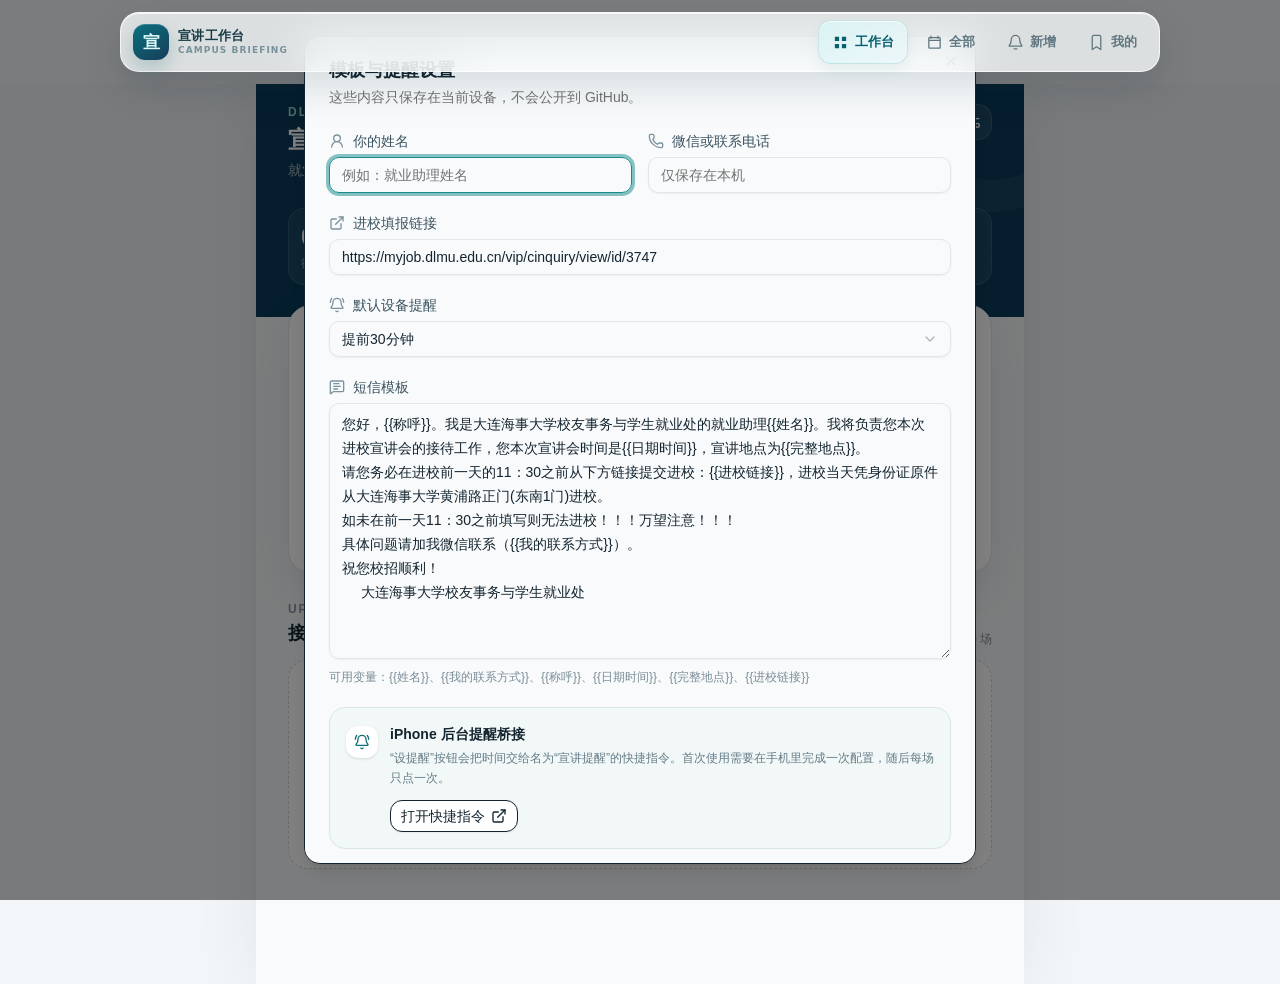
<file: index.html>
<!doctype html>
<html lang="zh-CN">
  <head>
    <meta charset="UTF-8" />
    <meta name="viewport" content="width=device-width, initial-scale=1, viewport-fit=cover" />
    <meta name="theme-color" content="#0b3b5a" />
    <meta name="description" content="大连海事大学就业宣讲接待、短信与设备提醒工作台" />
    <meta name="apple-mobile-web-app-capable" content="yes" />
    <meta name="apple-mobile-web-app-status-bar-style" content="black-translucent" />
    <meta name="apple-mobile-web-app-title" content="宣讲工作台" />
    <link rel="manifest" href="./manifest.webmanifest" />
    <link rel="icon" href="./favicon.svg" type="image/svg+xml" />
    <link rel="apple-touch-icon" href="./favicon.svg" />
    <link rel="stylesheet" href="./workbench-nav.css" />
    <title>宣讲工作台</title>
    <script type="module" crossorigin src="./assets/index-d9rsJNac.js"></script>
    <link rel="stylesheet" crossorigin href="./assets/index-Cl4_eDag.css">
  </head>
  <body>
    <div id="root"></div>
    <script src="./workbench-autofill.js" defer></script>
    <script src="./workbench-nav.js" defer></script>
  </body>
</html>
</file>
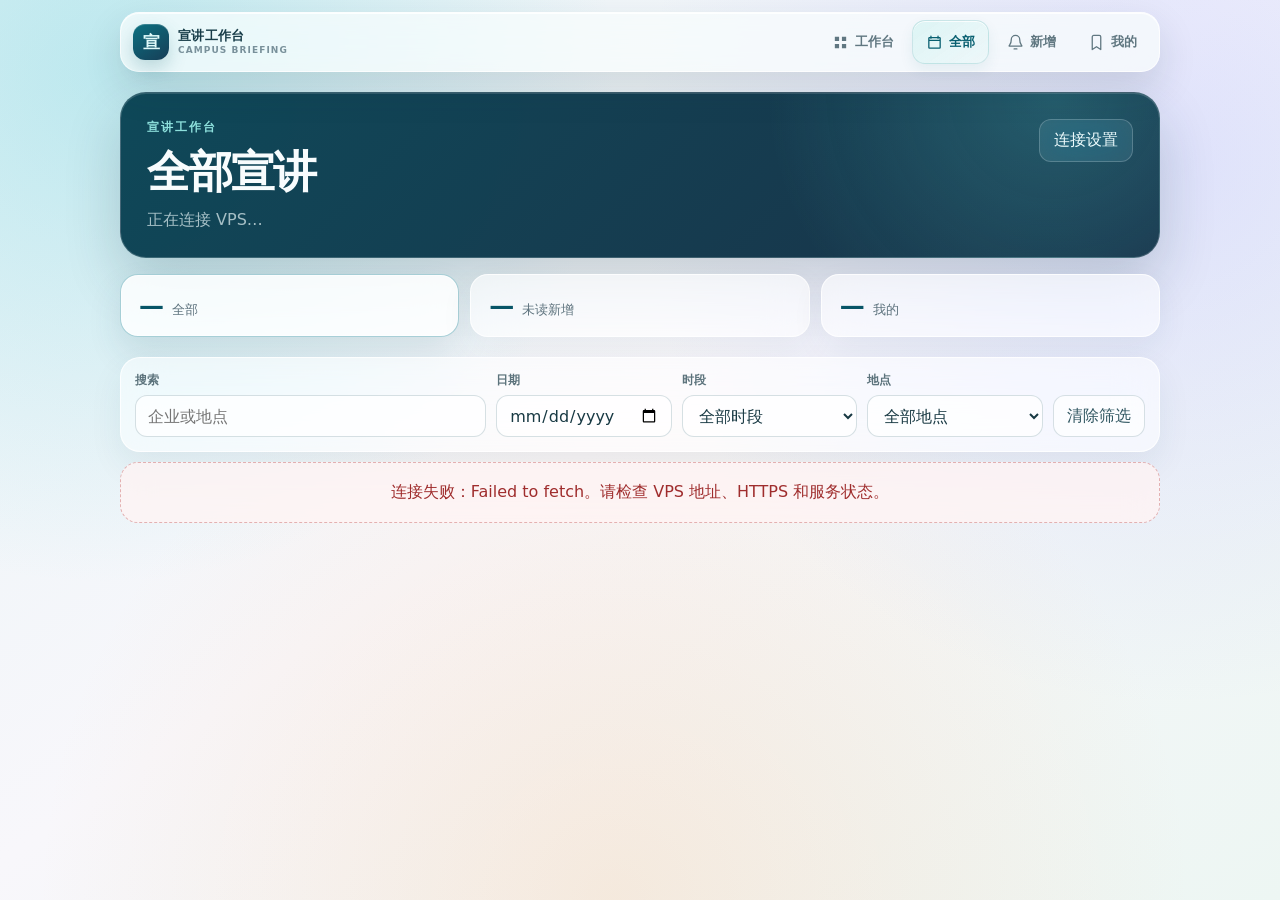
<file: events.html>
<!doctype html>
<html lang="zh-CN">
  <head>
    <meta charset="UTF-8" />
    <meta name="viewport" content="width=device-width, initial-scale=1, viewport-fit=cover" />
    <meta name="theme-color" content="#0b3b5a" />
    <meta name="description" content="宣讲工作台自动同步列表" />
    <link rel="icon" href="./favicon.svg" type="image/svg+xml" />
    <link rel="stylesheet" href="./events.css" />
    <link rel="stylesheet" href="./workbench-nav.css" />
    <title>宣讲列表 · 宣讲工作台</title>
  </head>
  <body>
    <main class="page-shell">
      <header class="hero">
        <div>
          <p class="eyebrow">宣讲工作台</p>
          <h1 id="page-title">全部宣讲</h1>
          <p id="sync-summary" class="muted">正在连接 VPS…</p>
        </div>
        <button id="settings-button" class="secondary-button" type="button">连接设置</button>
      </header>

      <section id="settings-panel" class="settings-panel" hidden>
        <label for="api-url">VPS API 地址（必须是 HTTPS）</label>
        <div class="settings-row">
          <input id="api-url" type="url" placeholder="https://briefing-api.example.com" autocomplete="url" />
          <button id="save-settings" type="button">保存并连接</button>
        </div>
        <label class="setting-toggle" for="notification-toggle">
          <span>
            <strong>新增企业通知</strong>
            <small>页面打开时发现新宣讲，就发送浏览器通知</small>
          </span>
          <input id="notification-toggle" type="checkbox" />
        </label>
        <p class="hint">只需在每台设备首次使用时设置一次。</p>
      </section>

      <section class="stats" aria-label="宣讲数量">
        <a href="./events.html?view=all"><span id="count-all">—</span><small>全部</small></a>
        <a href="./events.html?view=new"><span id="count-new">—</span><small>未读新增</small></a>
        <a href="./events.html?view=mine"><span id="count-mine">—</span><small>我的</small></a>
      </section>

      <section class="filter-panel" aria-label="筛选宣讲">
        <label class="search-field" for="keyword-filter">
          <span>搜索</span>
          <input id="keyword-filter" type="search" placeholder="企业或地点" autocomplete="off" />
        </label>
        <label for="date-filter">
          <span>日期</span>
          <input id="date-filter" type="date" />
        </label>
        <label for="time-filter">
          <span>时段</span>
          <select id="time-filter">
            <option value="">全部时段</option>
            <option value="morning">上午</option>
            <option value="afternoon">下午</option>
            <option value="evening">晚上</option>
          </select>
        </label>
        <label for="location-filter">
          <span>地点</span>
          <select id="location-filter">
            <option value="">全部地点</option>
          </select>
        </label>
        <button id="reset-filters" class="filter-reset" type="button">清除筛选</button>
      </section>
      <p id="filter-summary" class="filter-summary" hidden></p>

      <div id="message" class="message" role="status">正在加载…</div>
      <section id="event-list" class="event-list" aria-live="polite"></section>
    </main>

    <script src="./events.js" defer></script>
    <script src="./workbench-nav.js" defer></script>
  </body>
</html>
</file>
<file: workbench-nav.css>
.workbench-quick-nav {
  position: fixed;
  z-index: 9999;
  top: 12px;
  left: 50%;
  transform: translateX(-50%);
  display: flex;
  align-items: center;
  justify-content: space-between;
  width: min(1040px, calc(100vw - 28px));
  min-height: 60px;
  padding: 7px 8px 7px 12px;
  border: 1px solid rgba(255, 255, 255, .72);
  border-radius: 19px;
  color: #183b48;
  background: rgba(248, 252, 252, .78);
  box-shadow: 0 16px 38px rgba(17, 53, 67, .14), inset 0 1px 0 rgba(255, 255, 255, .76);
  backdrop-filter: blur(22px) saturate(160%);
  -webkit-backdrop-filter: blur(22px) saturate(160%);
  font: 650 13px/1.2 Inter, system-ui, -apple-system, "PingFang SC", sans-serif;
}

.workbench-nav-brand {
  display: flex;
  align-items: center;
  gap: 9px;
  color: #173c48;
  text-decoration: none;
}

.workbench-nav-brand .brand-mark {
  display: grid;
  place-items: center;
  width: 36px;
  height: 36px;
  border-radius: 12px;
  color: #dffafa;
  background: linear-gradient(145deg, #0b7181, #173e57);
  box-shadow: 0 8px 18px rgba(10, 88, 104, .21), inset 0 1px 0 rgba(255,255,255,.18);
  font-size: 17px;
  font-weight: 850;
}

.workbench-nav-brand > span:last-child { display: grid; gap: 2px; }
.workbench-nav-brand strong { font-size: 13px; letter-spacing: .02em; }
.workbench-nav-brand small { color: #78909a; font-size: 9px; font-weight: 700; letter-spacing: .12em; text-transform: uppercase; }

.workbench-nav-items { display: flex; align-items: center; gap: 4px; }
.workbench-nav-items a {
  display: flex;
  align-items: center;
  gap: 6px;
  min-height: 44px;
  padding: 0 13px;
  border: 1px solid transparent;
  border-radius: 13px;
  color: #607781;
  text-decoration: none;
  white-space: nowrap;
  transition: color .18s ease, background .18s ease, border-color .18s ease, transform .18s ease;
}

.workbench-nav-items svg {
  width: 17px;
  height: 17px;
  fill: none;
  stroke: currentColor;
  stroke-width: 1.8;
  stroke-linecap: round;
  stroke-linejoin: round;
}

.workbench-nav-items a:first-child svg { fill: currentColor; stroke: none; }
.workbench-nav-items a:hover { color: #075f70; background: rgba(221, 243, 244, .64); }
.workbench-nav-items a[aria-current="page"] {
  color: #075f70;
  border-color: rgba(31, 135, 145, .16);
  background: linear-gradient(145deg, rgba(218, 244, 244, .92), rgba(236, 246, 249, .82));
  box-shadow: inset 0 1px 0 rgba(255,255,255,.75), 0 6px 14px rgba(31, 99, 111, .08);
}

body.has-workbench-quick-nav:not(.workbench-events-page) { padding-top: 84px !important; }

/* 只做统一的圆角和触感，不改原工作台的数据逻辑。 */
body.has-workbench-quick-nav #root button,
body.has-workbench-quick-nav #root input,
body.has-workbench-quick-nav #root textarea { border-radius: 14px; }
body.has-workbench-quick-nav #root button { transition: transform .18s ease, box-shadow .18s ease, opacity .18s ease; }
body.has-workbench-quick-nav #root button:hover { transform: translateY(-1px); }

@media (max-width: 640px) {
  .workbench-quick-nav {
    top: auto;
    bottom: max(8px, env(safe-area-inset-bottom));
    width: calc(100vw - 16px);
    min-height: 68px;
    padding: 6px;
    border-radius: 21px;
    background: rgba(248, 252, 252, .88);
  }

  .workbench-nav-brand { display: none; }
  .workbench-nav-items { display: grid; grid-template-columns: repeat(4, 1fr); width: 100%; gap: 3px; }
  .workbench-nav-items a {
    flex-direction: column;
    justify-content: center;
    gap: 3px;
    min-width: 0;
    min-height: 54px;
    padding: 4px 2px;
    border-radius: 16px;
    font-size: 11px;
  }
  .workbench-nav-items svg { width: 19px; height: 19px; }
  body.has-workbench-quick-nav,
  body.has-workbench-quick-nav:not(.workbench-events-page) {
    padding-top: 0 !important;
    padding-bottom: calc(88px + env(safe-area-inset-bottom)) !important;
  }
}

@media (prefers-reduced-motion: reduce) {
  .workbench-nav-items a,
  body.has-workbench-quick-nav #root button { transition: none; }
}
</file>
<file: events.css>
:root {
  color-scheme: light;
  font-family: Inter, ui-sans-serif, system-ui, -apple-system, "PingFang SC", "Microsoft YaHei", sans-serif;
  color: #122a36;
  background: #eaf3f7;
  --glass: rgba(255, 255, 255, .62);
  --glass-strong: rgba(255, 255, 255, .78);
  --glass-border: rgba(255, 255, 255, .78);
  --ink-muted: #5d727d;
  --teal: #08778b;
  --teal-dark: #075567;
}

* { box-sizing: border-box; }

body {
  margin: 0;
  min-height: 100vh;
  overflow-x: hidden;
  background:
    radial-gradient(circle at 8% 8%, rgba(84, 204, 217, .30), transparent 32rem),
    radial-gradient(circle at 92% 18%, rgba(126, 141, 255, .20), transparent 34rem),
    radial-gradient(circle at 48% 100%, rgba(255, 180, 117, .20), transparent 36rem),
    linear-gradient(145deg, #e8f4f7 0%, #f8f7fb 48%, #edf6f3 100%);
  background-attachment: fixed;
}

body::before,
body::after {
  position: fixed;
  z-index: -1;
  width: 260px;
  height: 260px;
  border-radius: 50%;
  content: "";
  filter: blur(12px);
  opacity: .58;
  pointer-events: none;
}

body::before { top: 12%; left: -120px; background: rgba(70, 201, 207, .30); }
body::after { right: -100px; bottom: 4%; background: rgba(129, 112, 238, .20); }
button, input, select, textarea { font: inherit; }

.page-shell { width: min(1040px, calc(100% - 28px)); margin: 0 auto; padding: 92px 0 34px; }
.hero { display: flex; align-items: flex-start; justify-content: space-between; gap: 18px; margin-bottom: 16px; padding: 26px; overflow: hidden; border: 1px solid rgba(255,255,255,.18); border-radius: 26px; color: #f8fcfd; background: radial-gradient(circle at 90% 0, rgba(79, 212, 211, .24), transparent 18rem), linear-gradient(135deg, rgba(7, 65, 82, .96), rgba(16, 42, 65, .96)); box-shadow: 0 24px 55px rgba(15, 56, 72, .20), inset 0 1px 0 rgba(255,255,255,.14); }
.eyebrow { margin: 0 0 7px; color: #8de0dc; font-size: 12px; font-weight: 850; letter-spacing: .17em; }
h1 { margin: 0; font-size: clamp(30px, 5vw, 44px); letter-spacing: -.045em; }
.muted { margin: 8px 0 0; color: rgba(236, 249, 250, .68); }

button {
  border: 1px solid rgba(6, 102, 120, .14);
  border-radius: 12px;
  padding: 10px 14px;
  color: #fff;
  background: linear-gradient(135deg, #087d91, #075b70);
  box-shadow: 0 7px 18px rgba(4, 83, 101, .16);
  cursor: pointer;
  transition: transform .18s ease, box-shadow .18s ease, background .18s ease;
}

button:hover { transform: translateY(-1px); box-shadow: 0 10px 22px rgba(4, 83, 101, .20); }
button:active { transform: translateY(0); }
button:focus-visible, a:focus-visible, input:focus-visible { outline: 3px solid rgba(8, 119, 139, .24); outline-offset: 2px; }

.secondary-button { flex: 0 0 auto; color: #eefcfd; background: rgba(255,255,255,.09); border-color: rgba(255,255,255,.20); box-shadow: none; backdrop-filter: blur(18px) saturate(145%); }
.secondary-button:hover { background: rgba(255,255,255,.16); }
.settings-panel { margin-bottom: 18px; padding: 18px; border: 1px solid var(--glass-border); border-radius: 20px; background: var(--glass); box-shadow: 0 16px 40px rgba(31, 72, 88, .09); backdrop-filter: blur(22px) saturate(150%); }
.settings-panel label { display: block; margin-bottom: 8px; font-weight: 750; }
.settings-row { display: flex; gap: 9px; }
.settings-row input { min-width: 0; flex: 1; padding: 11px 12px; border: 1px solid rgba(110, 147, 159, .38); border-radius: 11px; background: rgba(255, 255, 255, .72); outline: none; }
.settings-row input:focus { border-color: var(--teal); box-shadow: 0 0 0 3px rgba(8, 119, 139, .12); }
.hint { margin: 8px 0 0; color: #71838b; font-size: 13px; }
.setting-toggle { display: flex !important; align-items: center; justify-content: space-between; gap: 14px; margin: 16px 0 0 !important; padding-top: 14px; border-top: 1px solid rgba(102, 137, 148, .18); cursor: pointer; }
.setting-toggle span { display: grid; gap: 3px; }
.setting-toggle small { color: var(--ink-muted); font-weight: 500; }
.setting-toggle input { width: 42px; height: 23px; accent-color: var(--teal); }

.stats { display: grid; grid-template-columns: repeat(3, 1fr); gap: 11px; margin-bottom: 20px; }
.stats a { display: flex; align-items: baseline; gap: 8px; padding: 16px 18px; border: 1px solid var(--glass-border); border-radius: 18px; color: inherit; background: var(--glass); box-shadow: 0 12px 32px rgba(31, 72, 88, .07); text-decoration: none; backdrop-filter: blur(20px) saturate(145%); transition: transform .18s ease, background .18s ease, box-shadow .18s ease; }
.stats a:hover { transform: translateY(-2px); background: var(--glass-strong); box-shadow: 0 16px 34px rgba(31, 72, 88, .11); }
.stats a[aria-current="page"] { border-color: rgba(8, 119, 139, .34); background: rgba(255, 255, 255, .86); box-shadow: inset 0 0 0 1px rgba(255,255,255,.55), 0 16px 34px rgba(31, 72, 88, .12); }
.stats span { color: var(--teal-dark); font-size: 25px; font-weight: 850; }
.stats small { color: var(--ink-muted); }

.filter-panel { display: grid; grid-template-columns: minmax(190px, 1.5fr) repeat(3, minmax(130px, .75fr)) auto; align-items: end; gap: 10px; margin-bottom: 10px; padding: 14px; border: 1px solid var(--glass-border); border-radius: 20px; background: rgba(255,255,255,.58); box-shadow: 0 14px 34px rgba(31,72,88,.07); backdrop-filter: blur(20px) saturate(145%); }
.filter-panel label { display: grid; gap: 6px; min-width: 0; }
.filter-panel label > span { color: #5c737c; font-size: 12px; font-weight: 750; }
.filter-panel input,
.filter-panel select { width: 100%; min-width: 0; height: 42px; padding: 0 12px; border: 1px solid rgba(91, 131, 143, .25); border-radius: 12px; color: #183943; background: rgba(255,255,255,.74); outline: none; }
.filter-panel input:focus,
.filter-panel select:focus { border-color: rgba(8,119,139,.58); box-shadow: 0 0 0 3px rgba(8,119,139,.10); }
.filter-reset { height: 42px; padding: 0 13px; color: #315762; background: rgba(255,255,255,.65); border-color: rgba(91,131,143,.24); box-shadow: none; white-space: nowrap; }
.filter-summary { margin: 0 3px 12px; color: var(--ink-muted); font-size: 13px; }

.message { padding: 19px; border: 1px dashed rgba(91, 131, 143, .42); border-radius: 18px; color: var(--ink-muted); text-align: center; background: rgba(255, 255, 255, .48); backdrop-filter: blur(16px); }
.message.error { color: #9f2d2d; border-color: rgba(201, 105, 105, .48); background: rgba(255, 244, 244, .78); }
.event-list { display: grid; gap: 14px; }
.event-card { padding: 20px; border: 1px solid var(--glass-border); border-radius: 22px; background: var(--glass); box-shadow: 0 16px 42px rgba(28, 58, 69, .09), inset 0 1px 0 rgba(255,255,255,.72); backdrop-filter: blur(22px) saturate(145%); transition: transform .18s ease, box-shadow .18s ease; }
.event-card:hover { transform: translateY(-2px); box-shadow: 0 20px 48px rgba(28, 58, 69, .13), inset 0 1px 0 rgba(255,255,255,.78); }
.event-card.unread { border-color: rgba(235, 169, 78, .54); background: linear-gradient(135deg, rgba(255, 246, 226, .76), rgba(255, 255, 255, .60) 58%); }
.event-card.selected-mine { box-shadow: 0 18px 46px rgba(100, 63, 142, .12), inset 0 1px 0 rgba(255,255,255,.78); }
.event-top { display: flex; align-items: flex-start; justify-content: space-between; gap: 14px; }
.event-card h2 { margin: 0; font-size: 18px; line-height: 1.48; }
.badges { display: flex; flex-wrap: wrap; justify-content: flex-end; gap: 6px; }
.badge { padding: 5px 9px; border: 1px solid rgba(255,255,255,.62); border-radius: 999px; color: #35616c; background: rgba(225, 241, 244, .72); font-size: 12px; white-space: nowrap; backdrop-filter: blur(10px); }
.badge.new { color: #92500e; background: rgba(255, 232, 195, .76); }
.unread-dot { display: inline-block; width: 7px; height: 7px; margin-right: 5px; border-radius: 50%; background: #e27515; box-shadow: 0 0 0 3px rgba(226,117,21,.12); }
.badge.mine { color: #6d2d85; background: rgba(241, 224, 250, .78); }
.event-meta { display: grid; grid-template-columns: repeat(2, minmax(0,1fr)); gap: 9px 20px; margin-top: 15px; color: #506975; font-size: 14px; }
.event-meta p { display: grid; gap: 4px; margin: 0; }
.event-meta strong { color: #78909a; font-size: 11px; letter-spacing: .08em; }
.event-meta span { color: #29444d; font-weight: 650; }
.event-actions { display: flex; align-items: center; justify-content: space-between; gap: 12px; margin-top: 17px; }
.event-link { color: var(--teal-dark); font-weight: 750; text-decoration: none; }
.event-link:hover { text-decoration: underline; }
.action-buttons { display: flex; flex-wrap: wrap; justify-content: flex-end; gap: 8px; margin-left: auto; }
.read-button { padding: 8px 12px; color: #8d480a; background: rgba(255, 235, 204, .80); border-color: rgba(224, 174, 106, .48); box-shadow: none; }
.mine-button { padding: 8px 12px; color: #075f70; background: rgba(218, 244, 244, .72); border-color: rgba(40, 143, 151, .24); box-shadow: none; }
.mine-button.remove { color: #69447d; background: rgba(245, 235, 250, .76); border-color: rgba(134, 91, 157, .28); box-shadow: none; }
.badge.contacted { color: #216642; background: rgba(218, 244, 228, .80); }

.mine-workspace { margin-top: 16px; padding: 14px; border: 1px solid rgba(89, 132, 144, .18); border-radius: 16px; background: rgba(247, 252, 252, .56); }
.mine-workspace-head { display: flex; align-items: center; justify-content: space-between; gap: 12px; }
.contact-toggle { display: flex; align-items: center; gap: 8px; color: #31525d; font-size: 13px; font-weight: 750; cursor: pointer; }
.contact-toggle input { width: 17px; height: 17px; accent-color: var(--teal); }
.workbench-button { display: inline-flex; align-items: center; min-height: 36px; padding: 7px 12px; border: 1px solid rgba(33, 123, 137, .23); border-radius: 11px; color: #075f70; background: rgba(224, 246, 246, .66); font-size: 13px; font-weight: 750; text-decoration: none; }
.workbench-button:hover { background: rgba(211, 241, 242, .90); }
.note-field { display: grid; gap: 7px; margin-top: 12px; }
.note-field > span { color: #667f88; font-size: 12px; font-weight: 750; }
.note-field textarea { width: 100%; resize: vertical; padding: 10px 11px; border: 1px solid rgba(91, 131, 143, .23); border-radius: 12px; color: #183943; background: rgba(255,255,255,.72); outline: none; line-height: 1.5; }
.note-field textarea:focus { border-color: rgba(8,119,139,.58); box-shadow: 0 0 0 3px rgba(8,119,139,.10); }

@media (max-width: 620px) {
  .page-shell { width: min(100% - 18px, 1040px); padding-top: 14px; }
  .hero { align-items: center; padding: 20px 17px; border-radius: 22px; }
  h1 { font-size: 29px; }
  .secondary-button { padding: 8px 10px; }
  .settings-row { flex-direction: column; }
  .stats { gap: 7px; }
  .stats a { flex-direction: column; gap: 1px; padding: 12px; border-radius: 16px; }
  .filter-panel { grid-template-columns: 1fr 1fr; gap: 9px; padding: 11px; border-radius: 17px; }
  .filter-panel .search-field { grid-column: 1 / -1; }
  .filter-reset { width: 100%; }
  .event-card { padding: 17px; border-radius: 20px; }
  .event-top { flex-direction: column; }
  .badges { justify-content: flex-start; }
  .event-meta { grid-template-columns: 1fr; }
  .event-actions { align-items: stretch; flex-direction: column; }
  .action-buttons { width: 100%; margin-left: 0; }
  .action-buttons button { flex: 1 1 auto; }
  .mine-workspace-head { align-items: stretch; flex-direction: column; }
  .workbench-button { justify-content: center; }
}

@media (prefers-reduced-motion: reduce) {
  *, *::before, *::after { scroll-behavior: auto !important; transition: none !important; }
}
</file>
